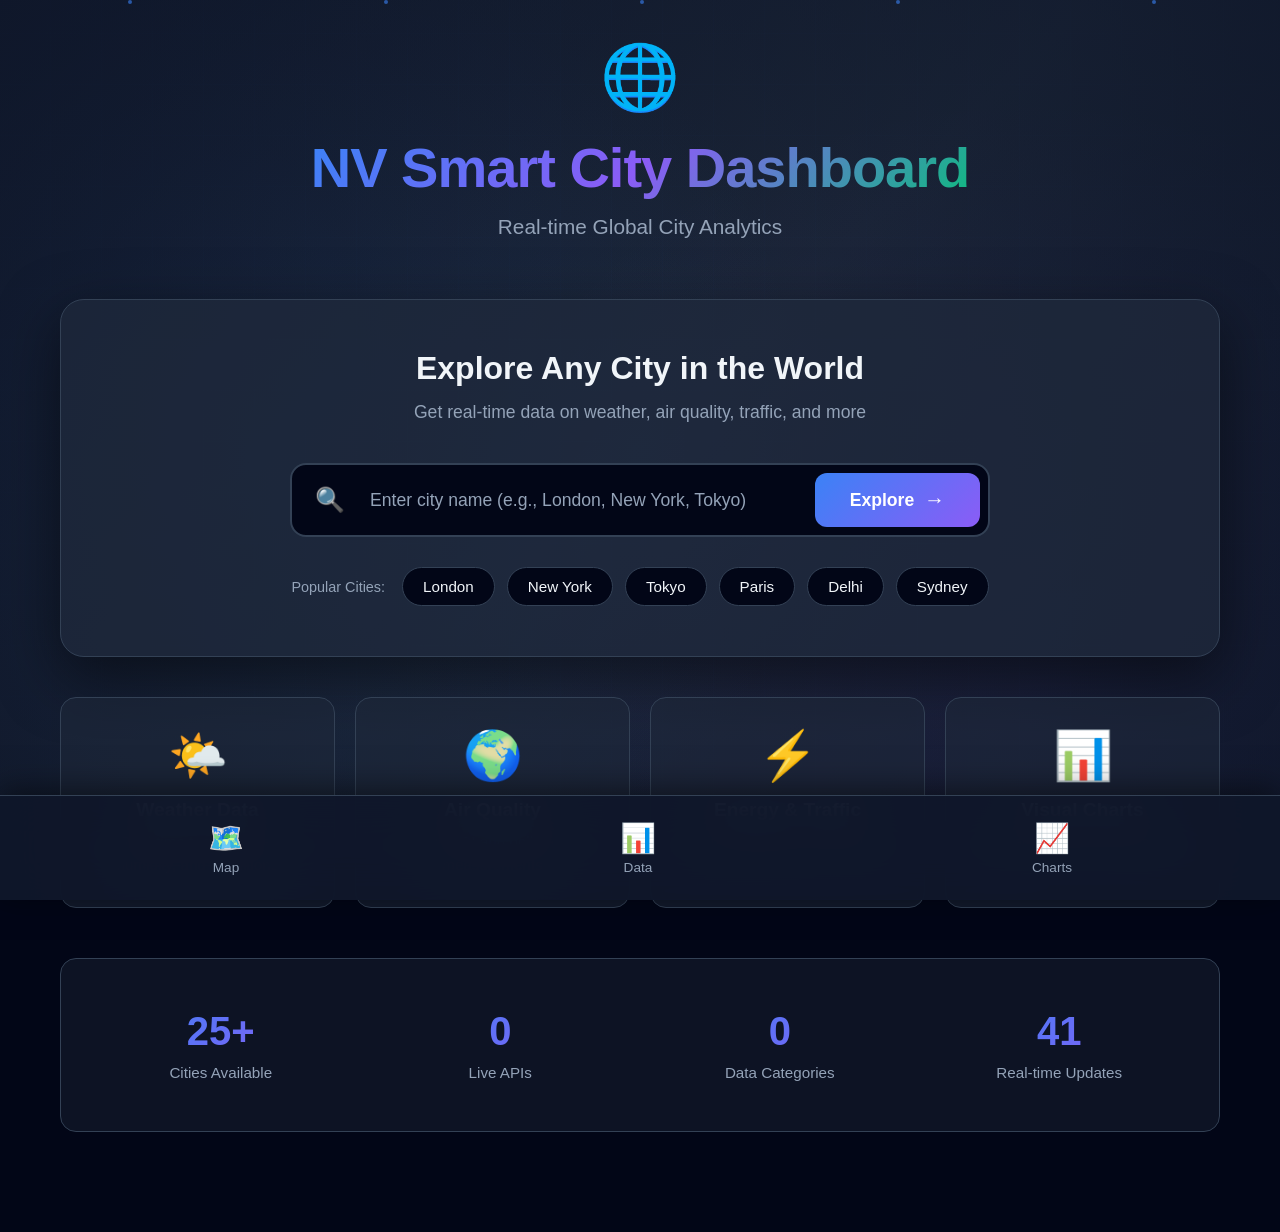
<file: index.html>
<!DOCTYPE html>
<html lang="en">
<head>
    <meta charset="UTF-8">
    <meta name="viewport" content="width=device-width, initial-scale=1.0">
    <title>NV Smart City Dashboard</title>
    <link rel="stylesheet" href="landing.css">
</head>
<body>
    <!-- Animated Background -->
    <div class="world-map-bg">
        <div class="map-overlay"></div>
        <div class="weather-particles">
            <div class="particle"></div>
            <div class="particle"></div>
            <div class="particle"></div>
            <div class="particle"></div>
            <div class="particle"></div>
        </div>
    </div>

    <!-- Main Content -->
    <div class="landing-container">
        <!-- Header -->
        <header class="landing-header">
            <div class="logo-section">
                <div class="logo-icon">🌐</div>
                <h1 class="main-title">NV Smart City Dashboard</h1>
                <p class="subtitle">Real-time Global City Analytics</p>
            </div>
        </header>

        <!-- Search Section -->
        <div class="search-section">
            <div class="search-container">
                <h2 class="search-title">Explore Any City in the World</h2>
                <p class="search-description">Get real-time data on weather, air quality, traffic, and more</p>
                
                <form class="search-form" id="citySearchForm">
                    <div class="search-input-wrapper">
                        <span class="search-icon">🔍</span>
                        <input 
                            type="text" 
                            id="cityInput" 
                            class="search-input" 
                            placeholder="Enter city name (e.g., London, New York, Tokyo)"
                            list="citySuggestions"
                            required
                        >
                        <datalist id="citySuggestions">
                            <option value="London">
                            <option value="New York">
                            <option value="Tokyo">
                            <option value="Paris">
                            <option value="Delhi">
                            <option value="Sydney">
                            <option value="Mumbai">
                            <option value="Singapore">
                            <option value="Dubai">
                            <option value="Los Angeles">
                            <option value="Chicago">
                            <option value="Toronto">
                            <option value="Berlin">
                            <option value="Madrid">
                            <option value="Rome">
                            <option value="Amsterdam">
                            <option value="Barcelona">
                            <option value="Seoul">
                            <option value="Beijing">
                            <option value="Shanghai">
                            <option value="Hong Kong">
                            <option value="Bangkok">
                            <option value="Istanbul">
                            <option value="Moscow">
                            <option value="São Paulo">
                            <option value="Mexico City">
                        </datalist>
                        <button type="submit" class="search-button">
                            <span>Explore</span>
                            <span class="arrow">→</span>
                        </button>
                    </div>
                </form>

                <!-- Quick City Buttons -->
                <div class="quick-cities">
                    <span class="quick-label">Popular Cities:</span>
                    <button class="city-pill" data-city="london">London</button>
                    <button class="city-pill" data-city="newyork">New York</button>
                    <button class="city-pill" data-city="tokyo">Tokyo</button>
                    <button class="city-pill" data-city="paris">Paris</button>
                    <button class="city-pill" data-city="delhi">Delhi</button>
                    <button class="city-pill" data-city="sydney">Sydney</button>
                </div>
            </div>

            <!-- Feature Cards -->
            <div class="feature-cards">
                <div class="feature-card">
                    <div class="feature-icon">🌤️</div>
                    <h3>Weather Data</h3>
                    <p>Real-time temperature, humidity, and conditions</p>
                </div>
                <div class="feature-card">
                    <div class="feature-icon">🌍</div>
                    <h3>Air Quality</h3>
                    <p>Live AQI and pollutant measurements</p>
                </div>
                <div class="feature-card">
                    <div class="feature-icon">⚡</div>
                    <h3>Energy & Traffic</h3>
                    <p>City infrastructure analytics</p>
                </div>
                <div class="feature-card">
                    <div class="feature-icon">📊</div>
                    <h3>Visual Charts</h3>
                    <p>Interactive data visualizations</p>
                </div>
            </div>
        </div>

        <!-- Stats Section -->
        <div class="stats-section">
            <div class="stat-item">
                <div class="stat-number" id="citiesCount">150+</div>
                <div class="stat-label">Cities Available</div>
            </div>
            <div class="stat-item">
                <div class="stat-number">2</div>
                <div class="stat-label">Live APIs</div>
            </div>
            <div class="stat-item">
                <div class="stat-number">6</div>
                <div class="stat-label">Data Categories</div>
            </div>
            <div class="stat-item">
                <div class="stat-number">24/7</div>
                <div class="stat-label">Real-time Updates</div>
            </div>
        </div>
    </div>

    <!-- Fixed Bottom Navigation -->
    <nav class="bottom-nav">
        <a href="map.html" class="nav-item">
            <div class="nav-icon">🗺️</div>
            <span class="nav-label">Map</span>
        </a>
        <a href="dashboard.html" class="nav-item">
            <div class="nav-icon">📊</div>
            <span class="nav-label">Data</span>
        </a>
        <a href="charts.html" class="nav-item">
            <div class="nav-icon">📈</div>
            <span class="nav-label">Charts</span>
        </a>
    </nav>

    <script src="landing.js"></script>
</body>
</html>
</file>
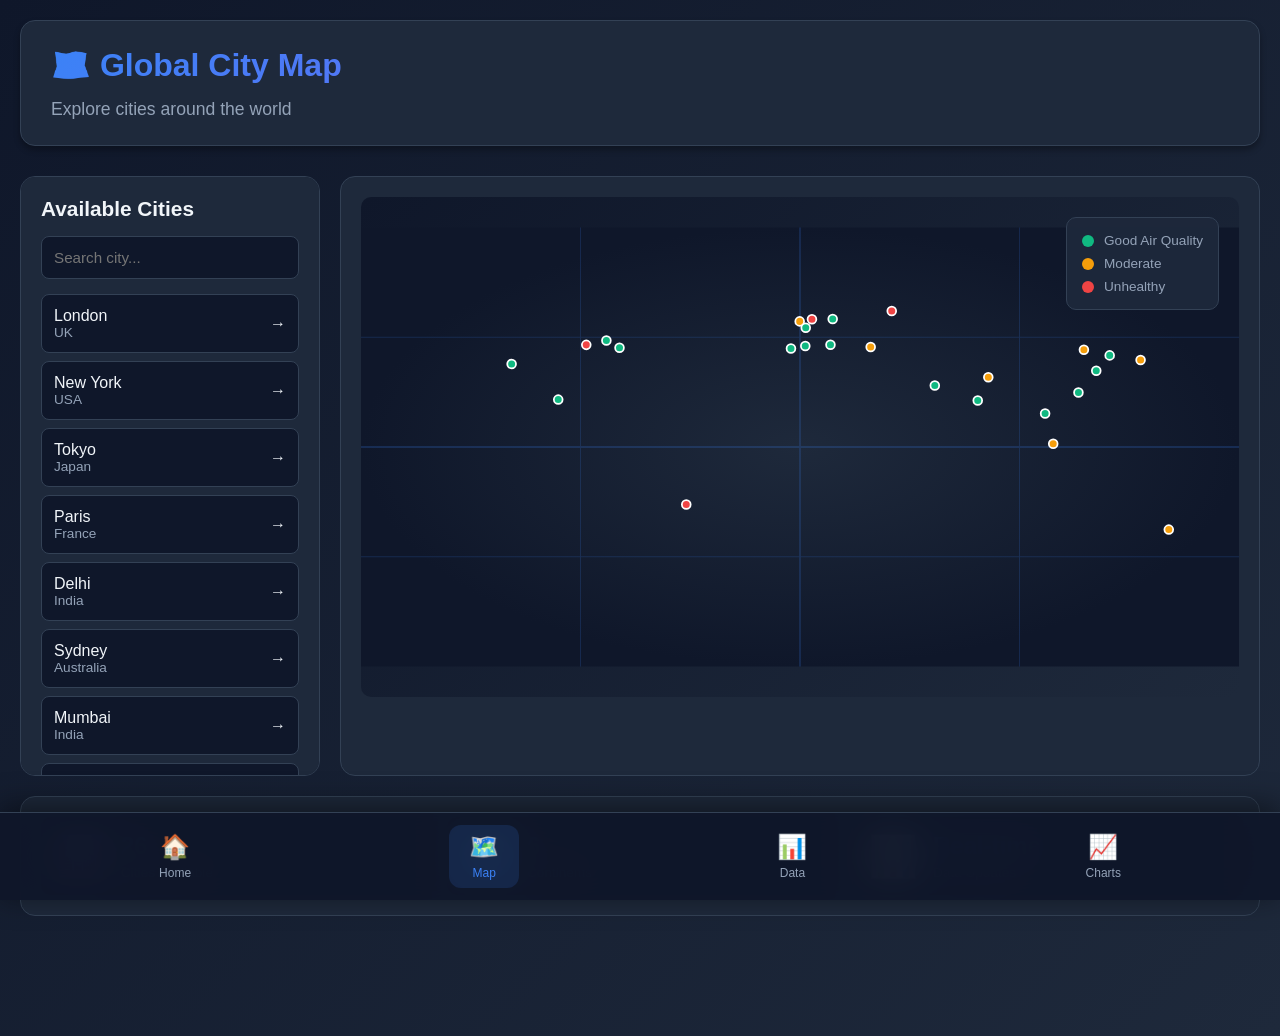
<file: map.html>
<!DOCTYPE html>
<html lang="en">
<head>
    <meta charset="UTF-8">
    <meta name="viewport" content="width=device-width, initial-scale=1.0">
    <title>Map View - Smart City Dashboard</title>
    <link rel="stylesheet" href="style.css">
    <link rel="stylesheet" href="map.css">
</head>
<body>
    <div class="dashboard-container">
        <!-- Header -->
        <header class="dashboard-header">
            <h1>🗺️ Global City Map</h1>
            <div class="header-info">
                <p class="map-subtitle">Explore cities around the world</p>
            </div>
        </header>

        <!-- Map View Container -->
        <div class="map-view-container">
            <div class="map-sidebar">
                <h2>Available Cities</h2>
                <div class="city-search">
                    <input type="text" id="mapCitySearch" placeholder="Search city..." class="map-search-input">
                </div>
                <div class="city-list" id="cityList">
                    <!-- Cities will be populated by JavaScript -->
                </div>
            </div>

            <div class="map-content">
                <!-- World Map Visualization -->
                <div class="world-map-container">
                    <svg viewBox="0 0 1000 500" class="world-map-svg">
                        <!-- Simplified world map -->
                        <defs>
                            <radialGradient id="mapGradient">
                                <stop offset="0%" stop-color="#1e293b" />
                                <stop offset="100%" stop-color="#0f172a" />
                            </radialGradient>
                        </defs>
                        
                        <rect width="1000" height="500" fill="url(#mapGradient)" />
                        
                        <!-- Grid lines -->
                        <g class="grid-lines" opacity="0.2">
                            <line x1="0" y1="125" x2="1000" y2="125" stroke="#3b82f6" stroke-width="1"/>
                            <line x1="0" y1="250" x2="1000" y2="250" stroke="#3b82f6" stroke-width="2"/>
                            <line x1="0" y1="375" x2="1000" y2="375" stroke="#3b82f6" stroke-width="1"/>
                            <line x1="250" y1="0" x2="250" y2="500" stroke="#3b82f6" stroke-width="1"/>
                            <line x1="500" y1="0" x2="500" y2="500" stroke="#3b82f6" stroke-width="2"/>
                            <line x1="750" y1="0" x2="750" y2="500" stroke="#3b82f6" stroke-width="1"/>
                        </g>
                        
                        <!-- City Markers (will be added by JavaScript) -->
                        <g id="cityMarkers"></g>
                    </svg>
                    
                    <!-- Map Legend -->
                    <div class="map-legend">
                        <div class="legend-item">
                            <span class="legend-dot" style="background: #10b981;"></span>
                            <span>Good Air Quality</span>
                        </div>
                        <div class="legend-item">
                            <span class="legend-dot" style="background: #f59e0b;"></span>
                            <span>Moderate</span>
                        </div>
                        <div class="legend-item">
                            <span class="legend-dot" style="background: #ef4444;"></span>
                            <span>Unhealthy</span>
                        </div>
                    </div>
                </div>

                <!-- Selected City Info -->
                <div class="city-info-card" id="cityInfoCard" style="display: none;">
                    <div class="info-card-header">
                        <h3 id="selectedCityName">City Name</h3>
                        <button class="close-btn" id="closeInfoCard">✕</button>
                    </div>
                    <div class="info-card-content">
                        <div class="info-item">
                            <span class="info-label">📍 Coordinates:</span>
                            <span class="info-value" id="cityCoords">--</span>
                        </div>
                        <div class="info-item">
                            <span class="info-label">🌡️ Climate:</span>
                            <span class="info-value" id="cityClimate">Temperate</span>
                        </div>
                        <button class="view-details-btn" id="viewDetailsBtn">
                            View Full Dashboard →
                        </button>
                    </div>
                </div>
            </div>
        </div>

        <!-- Stats Bar -->
        <div class="map-stats-bar">
            <div class="stat-box">
                <div class="stat-icon">🌆</div>
                <div class="stat-info">
                    <span class="stat-number">26</span>
                    <span class="stat-label">Cities Available</span>
                </div>
            </div>
            <div class="stat-box">
                <div class="stat-icon">🌍</div>
                <div class="stat-info">
                    <span class="stat-number">6</span>
                    <span class="stat-label">Continents</span>
                </div>
            </div>
            <div class="stat-box">
                <div class="stat-icon">📊</div>
                <div class="stat-info">
                    <span class="stat-number">Real-time</span>
                    <span class="stat-label">Data Updates</span>
                </div>
            </div>
        </div>
    </div>

    <!-- Fixed Bottom Navigation -->
    <nav class="bottom-nav">
        <a href="index.html" class="nav-item">
            <div class="nav-icon">🏠</div>
            <span class="nav-label">Home</span>
        </a>
        <a href="map.html" class="nav-item active">
            <div class="nav-icon">🗺️</div>
            <span class="nav-label">Map</span>
        </a>
        <a href="dashboard.html" class="nav-item">
            <div class="nav-icon">📊</div>
            <span class="nav-label">Data</span>
        </a>
        <a href="charts.html" class="nav-item">
            <div class="nav-icon">📈</div>
            <span class="nav-label">Charts</span>
        </a>
    </nav>

    <script src="map.js"></script>
</body>
</html>
</file>
<file: landing.css>
* {
    margin: 0;
    padding: 0;
    box-sizing: border-box;
}

:root {
    --primary-color: #3b82f6;
    --secondary-color: #8b5cf6;
    --success-color: #10b981;
    --bg-dark: #0f172a;
    --bg-darker: #020617;
    --text-primary: #f1f5f9;
    --text-secondary: #94a3b8;
    --border-color: #334155;
}

body {
    font-family: 'Segoe UI', Tahoma, Geneva, Verdana, sans-serif;
    background: var(--bg-darker);
    color: var(--text-primary);
    min-height: 100vh;
    overflow-x: hidden;
    position: relative;
}

/* World Map Background */
.world-map-bg {
    position: fixed;
    top: 0;
    left: 0;
    width: 100%;
    height: 100%;
    z-index: 0;
    background: 
        radial-gradient(circle at 20% 50%, rgba(59, 130, 246, 0.1) 0%, transparent 50%),
        radial-gradient(circle at 80% 80%, rgba(139, 92, 246, 0.1) 0%, transparent 50%),
        linear-gradient(135deg, #0f172a 0%, #1e293b 50%, #0f172a 100%);
    background-size: cover;
    background-position: center;
}

.world-map-bg::before {
    content: '';
    position: absolute;
    width: 100%;
    height: 100%;
    background-image: 
        repeating-linear-gradient(0deg, transparent, transparent 50px, rgba(59, 130, 246, 0.05) 50px, rgba(59, 130, 246, 0.05) 51px),
        repeating-linear-gradient(90deg, transparent, transparent 50px, rgba(59, 130, 246, 0.05) 50px, rgba(59, 130, 246, 0.05) 51px);
    opacity: 0.3;
    animation: gridMove 20s linear infinite;
}

@keyframes gridMove {
    0% { transform: translate(0, 0); }
    100% { transform: translate(50px, 50px); }
}

.map-overlay {
    position: absolute;
    width: 100%;
    height: 100%;
    background: radial-gradient(circle at center, transparent 0%, rgba(15, 23, 42, 0.8) 100%);
}

/* Weather Particles */
.weather-particles {
    position: absolute;
    width: 100%;
    height: 100%;
    overflow: hidden;
}

.particle {
    position: absolute;
    width: 4px;
    height: 4px;
    background: rgba(59, 130, 246, 0.6);
    border-radius: 50%;
    animation: float 15s infinite;
}

.particle:nth-child(1) {
    left: 10%;
    animation-delay: 0s;
    animation-duration: 12s;
}

.particle:nth-child(2) {
    left: 30%;
    animation-delay: 2s;
    animation-duration: 15s;
}

.particle:nth-child(3) {
    left: 50%;
    animation-delay: 4s;
    animation-duration: 18s;
}

.particle:nth-child(4) {
    left: 70%;
    animation-delay: 6s;
    animation-duration: 14s;
}

.particle:nth-child(5) {
    left: 90%;
    animation-delay: 8s;
    animation-duration: 16s;
}

@keyframes float {
    0% {
        transform: translateY(100vh) scale(0);
        opacity: 0;
    }
    10% {
        opacity: 1;
    }
    90% {
        opacity: 1;
    }
    100% {
        transform: translateY(-100px) scale(1);
        opacity: 0;
    }
}

/* Landing Container */
.landing-container {
    position: relative;
    z-index: 1;
    max-width: 1200px;
    margin: 0 auto;
    padding: 40px 20px 100px;
    min-height: 100vh;
}

/* Header */
.landing-header {
    text-align: center;
    margin-bottom: 60px;
    animation: fadeInDown 0.8s ease-out;
}

@keyframes fadeInDown {
    from {
        opacity: 0;
        transform: translateY(-30px);
    }
    to {
        opacity: 1;
        transform: translateY(0);
    }
}

.logo-section {
    display: inline-block;
}

.logo-icon {
    font-size: 4rem;
    margin-bottom: 20px;
    animation: rotate 20s linear infinite;
    display: inline-block;
}

@keyframes rotate {
    from { transform: rotate(0deg); }
    to { transform: rotate(360deg); }
}

.main-title {
    font-size: 3.5rem;
    font-weight: 700;
    background: linear-gradient(135deg, var(--primary-color), var(--secondary-color), #10b981);
    -webkit-background-clip: text;
    -webkit-text-fill-color: transparent;
    background-clip: text;
    margin-bottom: 15px;
    letter-spacing: -1px;
}

.subtitle {
    font-size: 1.3rem;
    color: var(--text-secondary);
    font-weight: 300;
}

/* Search Section */
.search-section {
    animation: fadeInUp 0.8s ease-out 0.2s both;
}

@keyframes fadeInUp {
    from {
        opacity: 0;
        transform: translateY(30px);
    }
    to {
        opacity: 1;
        transform: translateY(0);
    }
}

.search-container {
    background: rgba(30, 41, 59, 0.8);
    backdrop-filter: blur(10px);
    border: 1px solid var(--border-color);
    border-radius: 24px;
    padding: 50px 40px;
    margin-bottom: 40px;
    box-shadow: 0 20px 60px rgba(0, 0, 0, 0.5);
}

.search-title {
    font-size: 2rem;
    text-align: center;
    margin-bottom: 15px;
    color: var(--text-primary);
}

.search-description {
    text-align: center;
    color: var(--text-secondary);
    margin-bottom: 40px;
    font-size: 1.1rem;
}

/* Search Form */
.search-form {
    max-width: 700px;
    margin: 0 auto 30px;
}

.search-input-wrapper {
    position: relative;
    display: flex;
    align-items: center;
    background: var(--bg-darker);
    border: 2px solid var(--border-color);
    border-radius: 16px;
    padding: 8px;
    transition: all 0.3s ease;
}

.search-input-wrapper:focus-within {
    border-color: var(--primary-color);
    box-shadow: 0 0 0 4px rgba(59, 130, 246, 0.1);
}

.search-icon {
    font-size: 1.5rem;
    padding: 0 15px;
    color: var(--text-secondary);
}

.search-input {
    flex: 1;
    background: none;
    border: none;
    outline: none;
    color: var(--text-primary);
    font-size: 1.1rem;
    padding: 15px 10px;
}

.search-input::placeholder {
    color: var(--text-secondary);
}

.search-button {
    background: linear-gradient(135deg, var(--primary-color), var(--secondary-color));
    color: white;
    border: none;
    border-radius: 12px;
    padding: 15px 35px;
    font-size: 1.1rem;
    font-weight: 600;
    cursor: pointer;
    display: flex;
    align-items: center;
    gap: 10px;
    transition: all 0.3s ease;
}

.search-button:hover {
    transform: translateX(5px);
    box-shadow: 0 10px 30px rgba(59, 130, 246, 0.4);
}

.search-button .arrow {
    font-size: 1.3rem;
    transition: transform 0.3s ease;
}

.search-button:hover .arrow {
    transform: translateX(5px);
}

/* Quick Cities */
.quick-cities {
    display: flex;
    flex-wrap: wrap;
    justify-content: center;
    align-items: center;
    gap: 12px;
}

.quick-label {
    color: var(--text-secondary);
    font-size: 0.9rem;
    margin-right: 5px;
}

.city-pill {
    background: var(--bg-darker);
    border: 1px solid var(--border-color);
    color: var(--text-primary);
    padding: 10px 20px;
    border-radius: 25px;
    font-size: 0.95rem;
    cursor: pointer;
    transition: all 0.3s ease;
}

.city-pill:hover {
    background: var(--primary-color);
    border-color: var(--primary-color);
    transform: translateY(-2px);
    box-shadow: 0 5px 15px rgba(59, 130, 246, 0.3);
}

/* Feature Cards */
.feature-cards {
    display: grid;
    grid-template-columns: repeat(auto-fit, minmax(250px, 1fr));
    gap: 20px;
    margin-top: 40px;
}

.feature-card {
    background: rgba(30, 41, 59, 0.6);
    backdrop-filter: blur(10px);
    border: 1px solid var(--border-color);
    border-radius: 16px;
    padding: 30px;
    text-align: center;
    transition: all 0.3s ease;
}

.feature-card:hover {
    transform: translateY(-5px);
    border-color: var(--primary-color);
    box-shadow: 0 10px 30px rgba(0, 0, 0, 0.3);
}

.feature-icon {
    font-size: 3rem;
    margin-bottom: 15px;
}

.feature-card h3 {
    font-size: 1.2rem;
    margin-bottom: 10px;
    color: var(--text-primary);
}

.feature-card p {
    color: var(--text-secondary);
    font-size: 0.95rem;
    line-height: 1.5;
}

/* Stats Section */
.stats-section {
    display: grid;
    grid-template-columns: repeat(auto-fit, minmax(200px, 1fr));
    gap: 20px;
    margin-top: 50px;
    padding: 30px;
    background: rgba(30, 41, 59, 0.4);
    border-radius: 16px;
    border: 1px solid var(--border-color);
}

.stat-item {
    text-align: center;
    padding: 20px;
}

.stat-number {
    font-size: 2.5rem;
    font-weight: 700;
    background: linear-gradient(135deg, var(--primary-color), var(--secondary-color));
    -webkit-background-clip: text;
    -webkit-text-fill-color: transparent;
    background-clip: text;
    margin-bottom: 10px;
}

.stat-label {
    color: var(--text-secondary);
    font-size: 0.95rem;
}

/* Fixed Bottom Navigation */
.bottom-nav {
    position: fixed;
    bottom: 0;
    left: 0;
    right: 0;
    background: rgba(15, 23, 42, 0.95);
    backdrop-filter: blur(20px);
    border-top: 1px solid var(--border-color);
    display: flex;
    justify-content: space-around;
    align-items: center;
    padding: 15px 20px;
    z-index: 1000;
    box-shadow: 0 -5px 30px rgba(0, 0, 0, 0.5);
}

.nav-item {
    display: flex;
    flex-direction: column;
    align-items: center;
    gap: 5px;
    color: var(--text-secondary);
    text-decoration: none;
    padding: 10px 25px;
    border-radius: 12px;
    transition: all 0.3s ease;
    min-width: 80px;
}

.nav-item:hover {
    color: var(--primary-color);
    background: rgba(59, 130, 246, 0.1);
    transform: translateY(-3px);
}

.nav-item.active {
    color: var(--primary-color);
    background: rgba(59, 130, 246, 0.15);
}

.nav-icon {
    font-size: 1.8rem;
}

.nav-label {
    font-size: 0.85rem;
    font-weight: 500;
}

/* Responsive Design */
@media (max-width: 768px) {
    .main-title {
        font-size: 2.5rem;
    }
    
    .subtitle {
        font-size: 1.1rem;
    }
    
    .search-container {
        padding: 30px 20px;
    }
    
    .search-title {
        font-size: 1.5rem;
    }
    
    .search-input-wrapper {
        flex-direction: column;
        gap: 10px;
    }
    
    .search-button {
        width: 100%;
        justify-content: center;
    }
    
    .feature-cards {
        grid-template-columns: 1fr;
    }
    
    .stats-section {
        grid-template-columns: repeat(2, 1fr);
    }
    
    .nav-item {
        padding: 8px 15px;
        min-width: 60px;
    }
    
    .nav-icon {
        font-size: 1.5rem;
    }
    
    .nav-label {
        font-size: 0.75rem;
    }
}

@media (max-width: 480px) {
    .landing-container {
        padding: 20px 15px 100px;
    }
    
    .main-title {
        font-size: 2rem;
    }
    
    .logo-icon {
        font-size: 3rem;
    }
    
    .search-input {
        font-size: 1rem;
    }
    
    .quick-cities {
        flex-direction: column;
        align-items: stretch;
    }
    
    .city-pill {
        width: 100%;
        text-align: center;
    }
}

/* Loading Animation */
.loading {
    display: inline-block;
    width: 20px;
    height: 20px;
    border: 3px solid rgba(255, 255, 255, 0.3);
    border-radius: 50%;
    border-top-color: #fff;
    animation: spin 1s ease-in-out infinite;
}

@keyframes spin {
    to { transform: rotate(360deg); }
}
</file>
<file: style.css>
* {
    margin: 0;
    padding: 0;
    box-sizing: border-box;
}

:root {
    --primary-color: #3b82f6;
    --secondary-color: #8b5cf6;
    --success-color: #10b981;
    --warning-color: #f59e0b;
    --danger-color: #ef4444;
    --bg-color: #0f172a;
    --card-bg: #1e293b;
    --text-primary: #f1f5f9;
    --text-secondary: #94a3b8;
    --border-color: #334155;
}

body {
    font-family: 'Segoe UI', Tahoma, Geneva, Verdana, sans-serif;
    background: linear-gradient(135deg, #0f172a 0%, #1e293b 100%);
    color: var(--text-primary);
    min-height: 100vh;
    padding: 20px;
}

.dashboard-container {
    max-width: 1400px;
    margin: 0 auto;
}

/* Header */
.dashboard-header {
    background: var(--card-bg);
    padding: 25px 30px;
    border-radius: 15px;
    margin-bottom: 30px;
    box-shadow: 0 4px 6px rgba(0, 0, 0, 0.3);
    border: 1px solid var(--border-color);
}

.dashboard-header h1 {
    font-size: 2rem;
    margin-bottom: 15px;
    background: linear-gradient(135deg, var(--primary-color), var(--secondary-color));
    -webkit-background-clip: text;
    -webkit-text-fill-color: transparent;
    background-clip: text;
}

.header-info {
    display: flex;
    justify-content: space-between;
    align-items: center;
    flex-wrap: wrap;
    gap: 15px;
}

.city-selector {
    display: flex;
    align-items: center;
    gap: 10px;
}

.city-selector label {
    color: var(--text-secondary);
    font-size: 0.9rem;
}

#citySelect {
    padding: 8px 15px;
    background: var(--bg-color);
    color: var(--text-primary);
    border: 1px solid var(--border-color);
    border-radius: 8px;
    font-size: 0.95rem;
    cursor: pointer;
    transition: all 0.3s ease;
}

#citySelect:hover {
    border-color: var(--primary-color);
}

#citySelect:focus {
    outline: none;
    border-color: var(--primary-color);
    box-shadow: 0 0 0 3px rgba(59, 130, 246, 0.1);
}

.last-updated {
    color: var(--text-secondary);
    font-size: 0.85rem;
}

/* Dashboard Grid */
.dashboard-grid {
    display: grid;
    grid-template-columns: repeat(auto-fit, minmax(350px, 1fr));
    gap: 25px;
    margin-bottom: 30px;
}

/* Cards */
.card {
    background: var(--card-bg);
    border-radius: 15px;
    padding: 25px;
    box-shadow: 0 4px 6px rgba(0, 0, 0, 0.3);
    border: 1px solid var(--border-color);
    transition: transform 0.3s ease, box-shadow 0.3s ease;
}

.card:hover {
    transform: translateY(-5px);
    box-shadow: 0 8px 15px rgba(0, 0, 0, 0.4);
}

.card-header {
    display: flex;
    justify-content: space-between;
    align-items: center;
    margin-bottom: 20px;
    padding-bottom: 15px;
    border-bottom: 1px solid var(--border-color);
}

.card-header h2 {
    font-size: 1.3rem;
    font-weight: 600;
}

.status-indicator {
    width: 12px;
    height: 12px;
    border-radius: 50%;
    background: var(--success-color);
    animation: pulse 2s infinite;
}

@keyframes pulse {
    0%, 100% { opacity: 1; }
    50% { opacity: 0.5; }
}

/* Weather Card */
.weather-main {
    text-align: center;
    margin-bottom: 25px;
}

.temperature {
    font-size: 4rem;
    font-weight: 700;
    background: linear-gradient(135deg, #f59e0b, #ef4444);
    -webkit-background-clip: text;
    -webkit-text-fill-color: transparent;
    background-clip: text;
}

.weather-desc {
    font-size: 1.2rem;
    color: var(--text-secondary);
    text-transform: capitalize;
    margin-top: 10px;
}

.weather-details {
    display: grid;
    grid-template-columns: repeat(2, 1fr);
    gap: 15px;
}

.detail-item {
    background: var(--bg-color);
    padding: 15px;
    border-radius: 10px;
    display: flex;
    flex-direction: column;
    gap: 5px;
}

.detail-label {
    color: var(--text-secondary);
    font-size: 0.85rem;
}

.detail-value {
    color: var(--text-primary);
    font-size: 1.1rem;
    font-weight: 600;
}

/* Air Quality Card */
.aqi-main {
    text-align: center;
    margin-bottom: 25px;
}

.aqi-value {
    display: flex;
    flex-direction: column;
    align-items: center;
    gap: 10px;
}

.aqi-number {
    font-size: 4rem;
    font-weight: 700;
    padding: 20px 40px;
    border-radius: 15px;
    background: linear-gradient(135deg, var(--success-color), var(--primary-color));
}

.aqi-label {
    font-size: 1.2rem;
    font-weight: 600;
}

.pollutants-grid {
    display: grid;
    grid-template-columns: repeat(2, 1fr);
    gap: 15px;
}

.pollutant-item {
    background: var(--bg-color);
    padding: 15px;
    border-radius: 10px;
    display: flex;
    flex-direction: column;
    gap: 8px;
}

.pollutant-name {
    color: var(--text-secondary);
    font-size: 0.9rem;
    font-weight: 600;
}

.pollutant-value {
    color: var(--text-primary);
    font-size: 1.1rem;
    font-weight: 600;
}

/* Energy Stats */
.energy-stats {
    display: grid;
    grid-template-columns: repeat(2, 1fr);
    gap: 15px;
    margin-top: 20px;
}

.stat-item {
    background: var(--bg-color);
    padding: 15px;
    border-radius: 10px;
    display: flex;
    flex-direction: column;
    gap: 8px;
}

.stat-label {
    color: var(--text-secondary);
    font-size: 0.85rem;
}

.stat-value {
    color: var(--primary-color);
    font-size: 1.2rem;
    font-weight: 600;
}

/* Traffic Stats */
.traffic-stats {
    margin-top: 20px;
    display: flex;
    flex-direction: column;
    gap: 15px;
}

.traffic-zone {
    display: grid;
    grid-template-columns: 100px 1fr 80px;
    align-items: center;
    gap: 15px;
}

.zone-name {
    color: var(--text-secondary);
    font-size: 0.9rem;
}

.progress-bar {
    height: 12px;
    background: var(--bg-color);
    border-radius: 10px;
    overflow: hidden;
}

.progress-fill {
    height: 100%;
    border-radius: 10px;
    transition: width 0.5s ease;
}

.zone-level {
    text-align: right;
    font-size: 0.85rem;
    font-weight: 600;
}

/* Waste Stats */
.waste-stats {
    display: grid;
    grid-template-columns: repeat(2, 1fr);
    gap: 15px;
    margin-top: 20px;
}

.waste-item {
    background: var(--bg-color);
    padding: 15px;
    border-radius: 10px;
    display: flex;
    flex-direction: column;
    gap: 8px;
}

.waste-item span {
    color: var(--text-secondary);
    font-size: 0.85rem;
}

.waste-item strong {
    color: var(--success-color);
    font-size: 1.2rem;
}

/* Charts */
canvas {
    max-height: 250px;
}

/* Trend Card - Make it span 2 columns */
.trend-card {
    grid-column: span 2;
}

/* Footer */
.dashboard-footer {
    background: var(--card-bg);
    padding: 20px 30px;
    border-radius: 15px;
    box-shadow: 0 4px 6px rgba(0, 0, 0, 0.3);
    border: 1px solid var(--border-color);
    display: flex;
    justify-content: space-between;
    align-items: center;
    flex-wrap: wrap;
    gap: 15px;
}

.dashboard-footer p {
    color: var(--text-secondary);
    font-size: 0.9rem;
}

.api-status {
    display: flex;
    gap: 10px;
    align-items: center;
    font-size: 0.85rem;
}

.api-badge {
    background: var(--bg-color);
    padding: 5px 12px;
    border-radius: 20px;
    color: var(--success-color);
    border: 1px solid var(--border-color);
}

/* Responsive Design */
@media (max-width: 768px) {
    .dashboard-grid {
        grid-template-columns: 1fr;
    }
    
    .trend-card {
        grid-column: span 1;
    }
    
    .dashboard-header h1 {
        font-size: 1.5rem;
    }
    
    .temperature {
        font-size: 3rem;
    }
    
    .aqi-number {
        font-size: 3rem;
        padding: 15px 30px;
    }
    
    .header-info {
        flex-direction: column;
        align-items: flex-start;
    }
    
    .dashboard-footer {
        flex-direction: column;
        align-items: flex-start;
    }
}

/* Loading Animation */
@keyframes shimmer {
    0% { background-position: -1000px 0; }
    100% { background-position: 1000px 0; }
}

.loading {
    background: linear-gradient(90deg, var(--bg-color) 0%, var(--border-color) 50%, var(--bg-color) 100%);
    background-size: 1000px 100%;
    animation: shimmer 2s infinite;
}

/* Fixed Bottom Navigation */
.bottom-nav {
    position: fixed;
    bottom: 0;
    left: 0;
    right: 0;
    background: rgba(15, 23, 42, 0.95);
    backdrop-filter: blur(20px);
    border-top: 1px solid var(--border-color);
    display: flex;
    justify-content: space-around;
    align-items: center;
    padding: 12px 20px;
    z-index: 1000;
    box-shadow: 0 -5px 30px rgba(0, 0, 0, 0.5);
}

.nav-item {
    display: flex;
    flex-direction: column;
    align-items: center;
    gap: 5px;
    color: var(--text-secondary);
    text-decoration: none;
    padding: 8px 20px;
    border-radius: 12px;
    transition: all 0.3s ease;
    min-width: 70px;
}

.nav-item:hover {
    color: var(--primary-color);
    background: rgba(59, 130, 246, 0.1);
    transform: translateY(-3px);
}

.nav-item.active {
    color: var(--primary-color);
    background: rgba(59, 130, 246, 0.15);
}

.nav-icon {
    font-size: 1.5rem;
}

.nav-label {
    font-size: 0.75rem;
    font-weight: 500;
}

/* Add bottom padding to dashboard container */
.dashboard-container {
    padding-bottom: 100px;
}
</file>
<file: map.css>
/* Map Page Specific Styles */

.map-subtitle {
    color: var(--text-secondary);
    font-size: 1.1rem;
}

.map-view-container {
    display: grid;
    grid-template-columns: 300px 1fr;
    gap: 20px;
    margin-bottom: 20px;
}

/* Sidebar */
.map-sidebar {
    background: var(--card-bg);
    border-radius: 15px;
    padding: 20px;
    border: 1px solid var(--border-color);
    max-height: 600px;
    overflow-y: auto;
}

.map-sidebar h2 {
    font-size: 1.3rem;
    margin-bottom: 15px;
    color: var(--text-primary);
}

.city-search {
    margin-bottom: 15px;
}

.map-search-input {
    width: 100%;
    padding: 12px;
    background: var(--bg-color);
    border: 1px solid var(--border-color);
    border-radius: 8px;
    color: var(--text-primary);
    font-size: 0.95rem;
}

.map-search-input:focus {
    outline: none;
    border-color: var(--primary-color);
    box-shadow: 0 0 0 3px rgba(59, 130, 246, 0.1);
}

.city-list {
    display: flex;
    flex-direction: column;
    gap: 8px;
}

.city-list-item {
    padding: 12px;
    background: var(--bg-color);
    border: 1px solid var(--border-color);
    border-radius: 8px;
    cursor: pointer;
    transition: all 0.3s ease;
    display: flex;
    justify-content: space-between;
    align-items: center;
}

.city-list-item:hover {
    background: rgba(59, 130, 246, 0.1);
    border-color: var(--primary-color);
    transform: translateX(5px);
}

.city-list-item.active {
    background: rgba(59, 130, 246, 0.2);
    border-color: var(--primary-color);
}

.city-name {
    font-weight: 500;
    color: var(--text-primary);
}

.city-country {
    font-size: 0.85rem;
    color: var(--text-secondary);
}

/* Map Content */
.map-content {
    position: relative;
    background: var(--card-bg);
    border-radius: 15px;
    padding: 20px;
    border: 1px solid var(--border-color);
    min-height: 600px;
}

.world-map-container {
    position: relative;
    width: 100%;
    height: 500px;
    border-radius: 10px;
    overflow: hidden;
    background: linear-gradient(135deg, #0f172a 0%, #1e293b 100%);
}

.world-map-svg {
    width: 100%;
    height: 100%;
}

/* City Markers */
.city-marker {
    cursor: pointer;
    transition: all 0.3s ease;
}

.city-marker circle {
    transition: all 0.3s ease;
}

.city-marker:hover circle {
    r: 8;
    filter: drop-shadow(0 0 10px currentColor);
}

.city-marker text {
    font-size: 10px;
    fill: var(--text-primary);
    opacity: 0;
    transition: opacity 0.3s ease;
}

.city-marker:hover text {
    opacity: 1;
}

/* Map Legend */
.map-legend {
    position: absolute;
    top: 20px;
    right: 20px;
    background: rgba(30, 41, 59, 0.95);
    backdrop-filter: blur(10px);
    padding: 15px;
    border-radius: 10px;
    border: 1px solid var(--border-color);
}

.legend-item {
    display: flex;
    align-items: center;
    gap: 10px;
    margin-bottom: 8px;
    font-size: 0.85rem;
    color: var(--text-secondary);
}

.legend-item:last-child {
    margin-bottom: 0;
}

.legend-dot {
    width: 12px;
    height: 12px;
    border-radius: 50%;
    display: inline-block;
}

/* City Info Card */
.city-info-card {
    position: absolute;
    bottom: 20px;
    left: 20px;
    right: 20px;
    background: rgba(30, 41, 59, 0.98);
    backdrop-filter: blur(20px);
    border: 1px solid var(--border-color);
    border-radius: 15px;
    padding: 20px;
    box-shadow: 0 10px 40px rgba(0, 0, 0, 0.5);
    animation: slideUp 0.3s ease-out;
}

@keyframes slideUp {
    from {
        transform: translateY(20px);
        opacity: 0;
    }
    to {
        transform: translateY(0);
        opacity: 1;
    }
}

.info-card-header {
    display: flex;
    justify-content: space-between;
    align-items: center;
    margin-bottom: 15px;
    padding-bottom: 15px;
    border-bottom: 1px solid var(--border-color);
}

.info-card-header h3 {
    font-size: 1.5rem;
    color: var(--text-primary);
}

.close-btn {
    background: transparent;
    border: none;
    color: var(--text-secondary);
    font-size: 1.5rem;
    cursor: pointer;
    padding: 5px 10px;
    transition: all 0.3s ease;
}

.close-btn:hover {
    color: var(--danger-color);
    transform: rotate(90deg);
}

.info-card-content {
    display: flex;
    flex-direction: column;
    gap: 12px;
}

.info-item {
    display: flex;
    justify-content: space-between;
    align-items: center;
    padding: 10px;
    background: var(--bg-color);
    border-radius: 8px;
}

.info-label {
    color: var(--text-secondary);
    font-size: 0.95rem;
}

.info-value {
    color: var(--text-primary);
    font-weight: 600;
}

.view-details-btn {
    margin-top: 10px;
    padding: 12px 20px;
    background: linear-gradient(135deg, var(--primary-color), var(--secondary-color));
    color: white;
    border: none;
    border-radius: 8px;
    font-size: 1rem;
    font-weight: 600;
    cursor: pointer;
    transition: all 0.3s ease;
}

.view-details-btn:hover {
    transform: translateY(-2px);
    box-shadow: 0 5px 20px rgba(59, 130, 246, 0.4);
}

/* Map Stats Bar */
.map-stats-bar {
    display: grid;
    grid-template-columns: repeat(auto-fit, minmax(250px, 1fr));
    gap: 20px;
    padding: 20px;
    background: var(--card-bg);
    border-radius: 15px;
    border: 1px solid var(--border-color);
}

.stat-box {
    display: flex;
    align-items: center;
    gap: 15px;
    padding: 15px;
    background: var(--bg-color);
    border-radius: 10px;
    transition: all 0.3s ease;
}

.stat-box:hover {
    transform: translateY(-3px);
    box-shadow: 0 5px 15px rgba(0, 0, 0, 0.3);
}

.stat-icon {
    font-size: 2.5rem;
}

.stat-info {
    display: flex;
    flex-direction: column;
    gap: 5px;
}

.stat-number {
    font-size: 1.5rem;
    font-weight: 700;
    color: var(--primary-color);
}

.stat-label {
    font-size: 0.85rem;
    color: var(--text-secondary);
}

/* Responsive Design */
@media (max-width: 968px) {
    .map-view-container {
        grid-template-columns: 1fr;
    }
    
    .map-sidebar {
        max-height: 300px;
    }
    
    .city-info-card {
        left: 10px;
        right: 10px;
        bottom: 10px;
    }
}

@media (max-width: 768px) {
    .map-stats-bar {
        grid-template-columns: 1fr;
    }
    
    .world-map-container {
        height: 400px;
    }
    
    .map-legend {
        top: 10px;
        right: 10px;
        padding: 10px;
    }
}

/* Custom Scrollbar for Sidebar */
.map-sidebar::-webkit-scrollbar {
    width: 8px;
}

.map-sidebar::-webkit-scrollbar-track {
    background: var(--bg-color);
    border-radius: 4px;
}

.map-sidebar::-webkit-scrollbar-thumb {
    background: var(--border-color);
    border-radius: 4px;
}

.map-sidebar::-webkit-scrollbar-thumb:hover {
    background: var(--primary-color);
}
</file>
